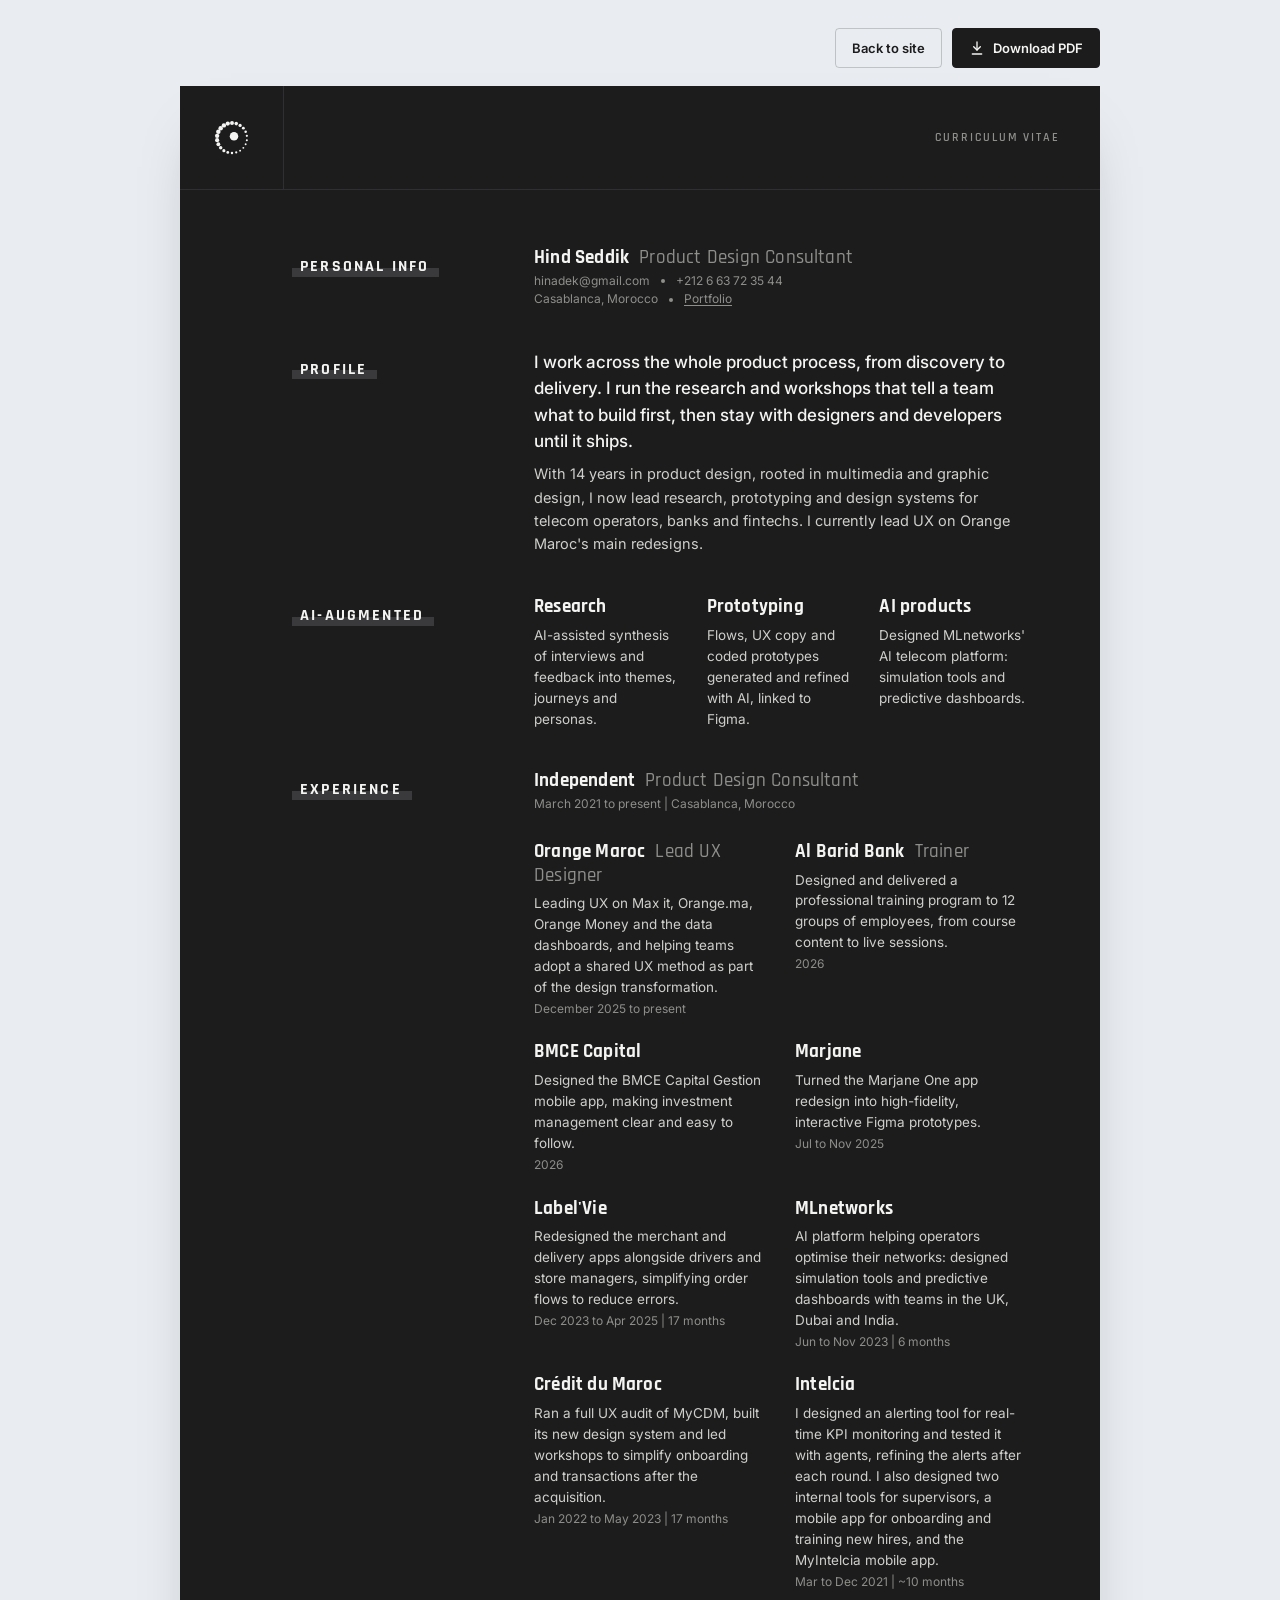
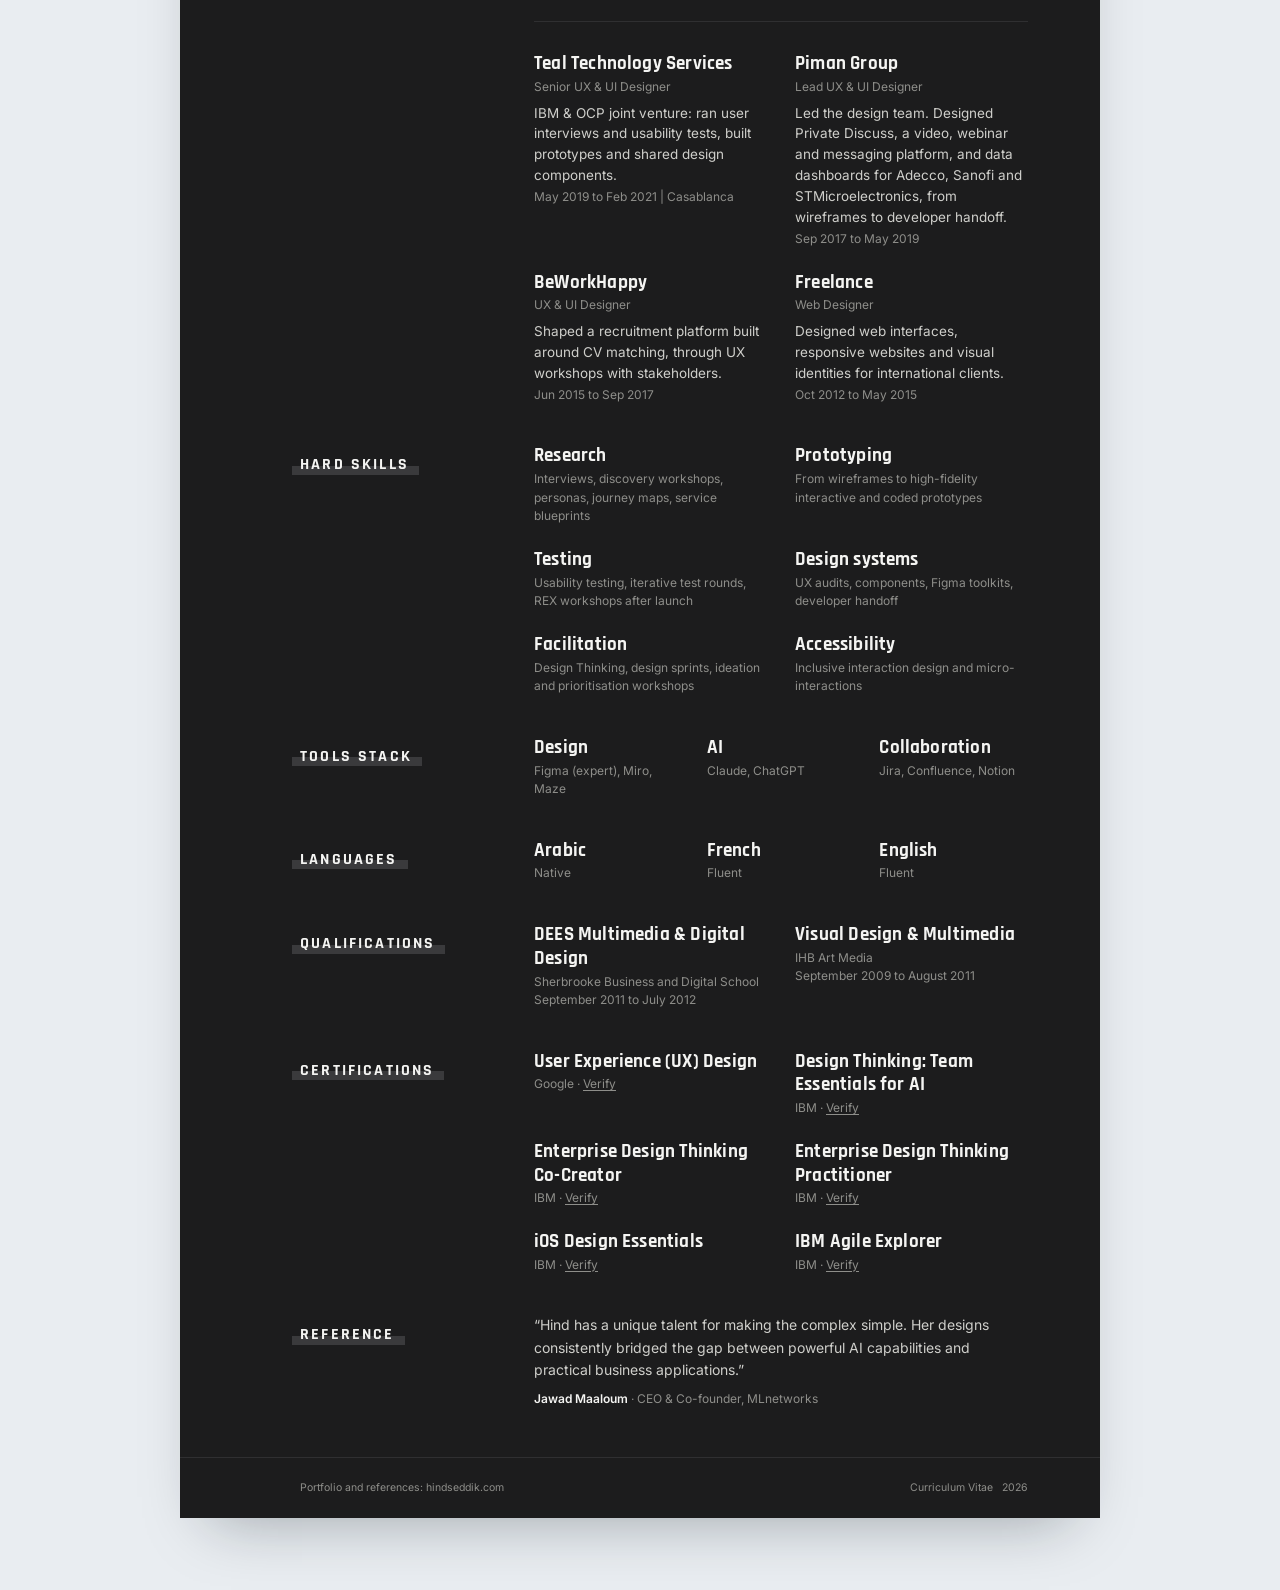
<file: print.html>
<!doctype html>
<html lang="en">
<head>
<meta charset="utf-8">
<meta name="viewport" content="width=device-width, initial-scale=1, viewport-fit=cover">
<title>Hind Seddik — Product Designer</title>
<link rel="icon" href="favicon.svg" type="image/svg+xml">
<meta name="description" content="Hind Seddik, Product Design Consultant in Casablanca. UX research, prototyping, design systems and AI-augmented design.">
<link rel="preconnect" href="https://fonts.googleapis.com">
<link rel="preconnect" href="https://fonts.gstatic.com" crossorigin>
<link rel="stylesheet" href="https://fonts.googleapis.com/css2?family=Inter:wght@400;500;600&family=Rajdhani:wght@500;600;700&display=swap">
<link rel="stylesheet" href="style.css">
</head>
<body>

<nav class="toolbar" aria-label="Actions">
  <a class="tb ghost" href="index.html">Back to site</a>
  <a class="tb" href="hind-seddik-cv.pdf" download="Hind-Seddik-CV.pdf">
    <svg viewBox="0 0 24 24" fill="none" stroke="currentColor" stroke-width="2" stroke-linecap="round" stroke-linejoin="round" aria-hidden="true"><path d="M12 3v12"/><path d="m7 10 5 5 5-5"/><path d="M5 21h14"/></svg>
    Download PDF
  </a>
</nav>

<article class="sheet">
  <header class="sheet-head">
    <div class="mono"><svg aria-hidden="true" focusable="false" xmlns="http://www.w3.org/2000/svg" viewBox="0 0 32 32" fill="currentColor"><circle cx="16.00" cy="4.00" r="1.58"/><circle cx="19.38" cy="4.49" r="1.44"/><circle cx="22.49" cy="5.90" r="1.30"/><circle cx="25.07" cy="8.14" r="1.15"/><circle cx="26.92" cy="11.02" r="1.01"/><circle cx="27.88" cy="14.29" r="0.89"/><circle cx="27.88" cy="17.71" r="0.81"/><circle cx="26.92" cy="20.98" r="0.76"/><circle cx="25.07" cy="23.86" r="0.75"/><circle cx="22.49" cy="26.10" r="0.79"/><circle cx="19.38" cy="27.51" r="0.86"/><circle cx="16.00" cy="28.00" r="0.97"/><circle cx="12.62" cy="27.51" r="1.11"/><circle cx="9.51" cy="26.10" r="1.25"/><circle cx="6.93" cy="23.86" r="1.40"/><circle cx="5.08" cy="20.98" r="1.54"/><circle cx="4.12" cy="17.71" r="1.66"/><circle cx="4.12" cy="14.29" r="1.74"/><circle cx="5.08" cy="11.02" r="1.79"/><circle cx="6.93" cy="8.14" r="1.80"/><circle cx="9.51" cy="5.90" r="1.76"/><circle cx="12.62" cy="4.49" r="1.69"/><circle cx="17.6" cy="14.6" r="3.4"/></svg></div>
    <div class="head-note">Curriculum Vitae</div>
  </header>

  <div class="sheet-body">

    <section class="row">
      <h2 class="label"><span>Personal info</span></h2>
      <div>
        <h1 class="name">Hind Seddik <em>Product Design Consultant</em></h1>
        <p class="meta">hinadek@gmail.com <i></i> +212 6 63 72 35 44<br>Casablanca, Morocco <i></i> <a href="https://hindseddik.com">Portfolio</a></p>
      </div>
    </section>

    <section class="row">
      <h2 class="label"><span>Profile</span></h2>
      <div>
        <p class="lead">I work across the whole product process, from discovery to delivery. I run the research and workshops that tell a team what to build first, then stay with designers and developers until it ships.</p>
        <p class="copy" style="margin-top:8px">With 14 years in product design, rooted in multimedia and graphic design, I now lead research, prototyping and design systems for telecom operators, banks and fintechs. I currently lead UX on Orange Maroc's main redesigns.</p>
      </div>
    </section>

    <section class="row">
      <h2 class="label"><span>AI-augmented</span></h2>
      <div class="trio">
        <div class="entry"><p class="name">Research</p><p class="copy">AI-assisted synthesis of interviews and feedback into themes, journeys and personas.</p></div>
        <div class="entry"><p class="name">Prototyping</p><p class="copy">Flows, UX copy and coded prototypes generated and refined with AI, linked to Figma.</p></div>
        <div class="entry"><p class="name">AI products</p><p class="copy">Designed MLnetworks' AI telecom platform: simulation tools and predictive dashboards.</p></div>
      </div>
    </section>

    <section class="row long">
      <h2 class="label"><span>Experience</span></h2>
      <div class="stack">
        <div>
          <p class="name">Independent <em>Product Design Consultant</em></p>
          <p class="meta">March 2021 to present | Casablanca, Morocco</p>
        </div>
        <div class="pair">
          <div class="entry"><p class="name">Orange Maroc <em>Lead UX Designer</em></p><p class="copy">Leading UX on Max it, Orange.ma, Orange Money and the data dashboards, and helping teams adopt a shared UX method as part of the design transformation.</p><p class="meta">December 2025 to present</p></div>
          <div class="entry"><p class="name">Al Barid Bank <em>Trainer</em></p><p class="copy">Designed and delivered a professional training program to 12 groups of employees, from course content to live sessions.</p><p class="meta">2026</p></div>
          <div class="entry"><p class="name">BMCE Capital</p><p class="copy">Designed the BMCE Capital Gestion mobile app, making investment management clear and easy to follow.</p><p class="meta">2026</p></div>
          <div class="entry"><p class="name">Marjane</p><p class="copy">Turned the Marjane One app redesign into high-fidelity, interactive Figma prototypes.</p><p class="meta">Jul to Nov 2025</p></div>
          <div class="entry"><p class="name">Label'Vie</p><p class="copy">Redesigned the merchant and delivery apps alongside drivers and store managers, simplifying order flows to reduce errors.</p><p class="meta">Dec 2023 to Apr 2025 | 17 months</p></div>
          <div class="entry"><p class="name">MLnetworks</p><p class="copy">AI platform helping operators optimise their networks: designed simulation tools and predictive dashboards with teams in the UK, Dubai and India.</p><p class="meta">Jun to Nov 2023 | 6 months</p></div>
          <div class="entry"><p class="name">Crédit du Maroc</p><p class="copy">Ran a full UX audit of MyCDM, built its new design system and led workshops to simplify onboarding and transactions after the acquisition.</p><p class="meta">Jan 2022 to May 2023 | 17 months</p></div>
          <div class="entry"><p class="name">Intelcia</p><p class="copy">I designed an alerting tool for real-time KPI monitoring and tested it with agents, refining the alerts after each round. I also designed two internal tools for supervisors, a mobile app for onboarding and training new hires, and the MyIntelcia mobile app.</p><p class="meta">Mar to Dec 2021 | ~10 months</p></div>
        </div>
        <hr class="sub-rule">
        <div class="pair">
        <div class="entry"><p class="name">Teal Technology Services</p><p class="meta">Senior UX &amp; UI Designer</p><p class="copy">IBM &amp; OCP joint venture: ran user interviews and usability tests, built prototypes and shared design components.</p><p class="meta">May 2019 to Feb 2021 | Casablanca</p></div>
        <div class="entry"><p class="name">Piman Group</p><p class="meta">Lead UX &amp; UI Designer</p><p class="copy">Led the design team. Designed Private Discuss, a video, webinar and messaging platform, and data dashboards for Adecco, Sanofi and STMicroelectronics, from wireframes to developer handoff.</p><p class="meta">Sep 2017 to May 2019</p></div>
        <div class="entry"><p class="name">BeWorkHappy</p><p class="meta">UX &amp; UI Designer</p><p class="copy">Shaped a recruitment platform built around CV matching, through UX workshops with stakeholders.</p><p class="meta">Jun 2015 to Sep 2017</p></div>
        <div class="entry"><p class="name">Freelance</p><p class="meta">Web Designer</p><p class="copy">Designed web interfaces, responsive websites and visual identities for international clients.</p><p class="meta">Oct 2012 to May 2015</p></div>
        </div>
      </div>
    </section>

    <section class="row page-break">
      <h2 class="label"><span>Hard skills</span></h2>
      <div class="pair">
        <div class="entry"><p class="name">Research</p><p class="meta">Interviews, discovery workshops, personas, journey maps, service blueprints</p></div>
        <div class="entry"><p class="name">Prototyping</p><p class="meta">From wireframes to high-fidelity interactive and coded prototypes</p></div>
        <div class="entry"><p class="name">Testing</p><p class="meta">Usability testing, iterative test rounds, REX workshops after launch</p></div>
        <div class="entry"><p class="name">Design systems</p><p class="meta">UX audits, components, Figma toolkits, developer handoff</p></div>
        <div class="entry"><p class="name">Facilitation</p><p class="meta">Design Thinking, design sprints, ideation and prioritisation workshops</p></div>
        <div class="entry"><p class="name">Accessibility</p><p class="meta">Inclusive interaction design and micro-interactions</p></div>
      </div>
    </section>

    <section class="row">
      <h2 class="label"><span>Tools stack</span></h2>
      <div class="trio">
        <div class="entry"><p class="name">Design</p><p class="meta">Figma (expert), Miro, Maze</p></div>
        <div class="entry"><p class="name">AI</p><p class="meta">Claude, ChatGPT</p></div>
        <div class="entry"><p class="name">Collaboration</p><p class="meta">Jira, Confluence, Notion</p></div>
      </div>
    </section>

    <section class="row">
      <h2 class="label"><span>Languages</span></h2>
      <div class="trio">
        <div class="entry"><p class="name">Arabic</p><p class="meta">Native</p></div>
        <div class="entry"><p class="name">French</p><p class="meta">Fluent</p></div>
        <div class="entry"><p class="name">English</p><p class="meta">Fluent</p></div>
      </div>
    </section>

    <section class="row">
      <h2 class="label"><span>Qualifications</span></h2>
      <div class="pair">
        <div class="entry"><p class="name">DEES Multimedia &amp; Digital Design</p><p class="meta">Sherbrooke Business and Digital School<br>September 2011 to July 2012</p></div>
        <div class="entry"><p class="name">Visual Design &amp; Multimedia</p><p class="meta">IHB Art Media<br>September 2009 to August 2011</p></div>
      </div>
    </section>

    <section class="row">
      <h2 class="label"><span>Certifications</span></h2>
      <div class="pair">
        <div class="entry"><p class="name">User Experience (UX) Design</p><p class="meta">Google · <a href="https://www.coursera.org/account/accomplishments/verify/8R8M5SHK99WC">Verify</a></p></div>
        <div class="entry"><p class="name">Design Thinking: Team Essentials for AI</p><p class="meta">IBM · <a href="https://www.credly.com/badges/6fde627b-8076-4bc5-b4ca-33e964568477">Verify</a></p></div>
        <div class="entry"><p class="name">Enterprise Design Thinking Co-Creator</p><p class="meta">IBM · <a href="https://www.credly.com/badges/170045b2-d939-402e-8411-0c62d6dfb262">Verify</a></p></div>
        <div class="entry"><p class="name">Enterprise Design Thinking Practitioner</p><p class="meta">IBM · <a href="https://www.credly.com/badges/1e1b8806-4d49-4ce1-8c15-aa1ef886baee">Verify</a></p></div>
        <div class="entry"><p class="name">iOS Design Essentials</p><p class="meta">IBM · <a href="https://www.credly.com/badges/819f8261-fd1a-4338-8460-80e30fb02f4e">Verify</a></p></div>
        <div class="entry"><p class="name">IBM Agile Explorer</p><p class="meta">IBM · <a href="https://www.credly.com/badges/7f218f3f-d9d2-4204-9c39-1f2d28433658">Verify</a></p></div>
      </div>
    </section>

    <section class="row">
      <h2 class="label"><span>Reference</span></h2>
      <blockquote>
        <p>“Hind has a unique talent for making the complex simple. Her designs consistently bridged the gap between powerful AI capabilities and practical business applications.”</p>
        <footer><b>Jawad Maaloum</b> · CEO &amp; Co-founder, MLnetworks</footer>
      </blockquote>
    </section>

  </div>

  <footer class="sheet-foot">
    <span>Portfolio and references: hindseddik.com</span>
    <span>Curriculum Vitae &nbsp; 2026</span>
  </footer>
</article>

</body>
</html>
</file>
<file: style.css>
/* Layout: one dark sheet on a pale desk; a label rail on the left, content on the right (CV-sheet convention). */
:root {
  --desk: #E9EDF1;
  --sheet: #1C1C1D;
  --rule: #2F2F31;
  --ink: #F4F4F2;
  --text: #CFCFCB;
  --muted: #8E8E8A;
  --mark: #3A3A3C;
  --accent: #8E8E8A;
  --f-label: "Rajdhani", "Barlow Semi Condensed", "Arial Narrow", sans-serif;
  --f-body: "Inter", system-ui, -apple-system, "Segoe UI", sans-serif;
  color-scheme: light;
}
@media (prefers-color-scheme: dark) {
  :root:not([data-theme="light"]) { --desk: #0E0E0F; color-scheme: dark; }
}
:root[data-theme="dark"] { --desk: #0E0E0F; color-scheme: dark; }

* { box-sizing: border-box; }
html { -webkit-text-size-adjust: 100%; }
body {
  margin: 0; background: var(--desk); color: var(--text);
  font: 400 14.5px/1.6 var(--f-body);
  padding-left: max(16px, env(safe-area-inset-left, 0px));
  padding-right: max(16px, env(safe-area-inset-right, 0px));
  padding-block: 28px 72px;
}
a { color: inherit; }
a:focus-visible, button:focus-visible { outline: 2px solid var(--accent); outline-offset: 3px; }

/* Toolbar above the sheet (screen only) */
.toolbar { max-width: 920px; margin: 0 auto 18px; display: flex; flex-wrap: wrap; gap: 10px; justify-content: flex-end; }
.tb {
  display: inline-flex; align-items: center; gap: 8px; text-decoration: none;
  font: 600 13px/1 var(--f-body); padding: 11px 16px; border-radius: 4px;
  background: var(--sheet); color: var(--ink); border: 1px solid var(--sheet);
}
.tb.ghost { background: transparent; color: #1C1C1D; border-color: #1C1C1D33; }
@media (prefers-color-scheme: dark) { :root:not([data-theme="light"]) .tb.ghost { color: var(--ink); border-color: #ffffff33; } }
:root[data-theme="dark"] .tb.ghost { color: var(--ink); border-color: #ffffff33; }
.tb svg { width: 16px; height: 16px; }

/* Sheet */
.sheet { max-width: 920px; margin: 0 auto; background: var(--sheet); color: var(--text); box-shadow: 0 30px 60px -30px rgba(10, 20, 30, .35); }
.sheet-head { display: grid; grid-template-columns: 104px 1fr; border-bottom: 1px solid var(--rule); min-height: 104px; }
.mono { display: grid; place-items: center; border-right: 1px solid var(--rule); }
.mono svg { width: 40px; height: 40px; color: var(--ink); }
.mono span { font: 700 26px/1 var(--f-label); color: var(--ink); letter-spacing: -.02em; border: 2px solid var(--ink); padding: 8px 6px 6px; }
.head-note { display: flex; align-items: center; justify-content: flex-end; padding: 0 40px; font: 600 12px/1 var(--f-label); letter-spacing: .16em; text-transform: uppercase; color: var(--muted); }

.sheet-body { padding: 56px 72px 48px 120px; display: grid; gap: 40px; }
.row { display: grid; grid-template-columns: 210px minmax(0, 1fr); gap: 24px; }
.label { margin: 0; }
.label span {
  display: inline-block; font: 700 15.5px/1 var(--f-label); letter-spacing: .14em; text-transform: uppercase; color: var(--ink);
  padding: 4px 10px 2px 8px; margin-left: -8px;
  background: linear-gradient(transparent 58%, var(--mark) 58%);
}

.name { font: 700 19px/1.25 var(--f-label); color: var(--ink); margin: 0; letter-spacing: .01em; }
.name em { font-style: normal; font-weight: 500; color: var(--muted); margin-left: 6px; }
.meta { font-size: 12px; line-height: 1.55; color: var(--muted); margin: 2px 0 0; }
.meta i { display: inline-block; width: 4px; height: 4px; border-radius: 50%; background: var(--accent); vertical-align: middle; margin: 0 8px; }
.meta a { text-decoration: underline; text-underline-offset: 2px; }
p { margin: 0; }
.copy { color: var(--text); max-width: 62ch; margin-top: 6px; }
.copy b { color: var(--ink); font-weight: 600; }
.lead { font: 500 17px/1.55 var(--f-body); color: var(--ink); max-width: 60ch; }

.stack { display: grid; gap: 26px; }
.pair { display: grid; grid-template-columns: repeat(2, minmax(0, 1fr)); gap: 22px 28px; }
.trio { display: grid; grid-template-columns: repeat(3, minmax(0, 1fr)); gap: 22px 24px; }
.entry { min-width: 0; }
.entry .copy { font-size: 13.5px; line-height: 1.55; }
.sub-rule { border: 0; border-top: 1px solid var(--rule); margin: 4px 0; }
.kicker { font: 600 12px/1 var(--f-label); letter-spacing: .16em; text-transform: uppercase; color: var(--accent); margin: 0 0 4px; }

.facts { display: flex; flex-wrap: wrap; gap: 6px 10px; margin-top: 10px; }
.fact { font-size: 12px; color: var(--ink); border: 1px solid var(--rule); padding: 4px 9px; border-radius: 3px; }
.fact b { color: var(--accent); font-weight: 600; }

blockquote { margin: 0; }
blockquote p { color: var(--text); font-size: 14px; }
blockquote footer { margin-top: 8px; font-size: 12px; color: var(--muted); }
blockquote footer b { color: var(--ink); font-weight: 600; }

.sheet-foot { border-top: 1px solid var(--rule); padding: 22px 72px 22px 120px; display: flex; flex-wrap: wrap; gap: 8px; justify-content: space-between; font-size: 10.5px; color: var(--muted); }

/* Responsive */
@media screen and (max-width: 860px) {
  .sheet-body { padding: 40px 32px; }
  .sheet-foot { padding: 20px 32px; }
  .row { grid-template-columns: minmax(0, 1fr); gap: 14px; }
}
@media screen and (max-width: 560px) {
  body { padding-block: 16px 40px; }
  .sheet-head { grid-template-columns: 72px 1fr; min-height: 72px; }
  .mono span { font-size: 20px; }
  .head-note { padding: 0 18px; letter-spacing: .1em; }
  .sheet-body { padding: 32px 20px; gap: 32px; }
  .sheet-foot { padding: 18px 20px; }
  .pair, .trio { grid-template-columns: minmax(0, 1fr); }
  .toolbar { justify-content: stretch; } .toolbar .tb { flex: 1; justify-content: center; }
}

/* Print / PDF: the sheet becomes the A4 page */
@page { size: A4; margin: 0; }
@media print {
  html, body { background: var(--sheet) !important; }
  body { padding: 0; font-size: 9pt; line-height: 1.45; -webkit-print-color-adjust: exact; print-color-adjust: exact; }
  .toolbar { display: none !important; }
  .sheet { max-width: none; box-shadow: none; }
  .sheet-head { min-height: 52px; grid-template-columns: 52px 1fr; }
  .mono span { font-size: 17px; padding: 6px 5px 4px; }
  .mono svg { width: 30px; height: 30px; }
  .head-note { padding: 0 14mm; font-size: 8pt; }
  .sheet-body { padding: 7mm 14mm 5mm 14mm; gap: 12px; }
  .row { grid-template-columns: 38mm minmax(0, 1fr); gap: 10px; break-inside: avoid; }
  .row.long { break-inside: auto; }
  .label span { font-size: 10.5pt; }
  .name { font-size: 11.5pt; }
  .meta { font-size: 7.8pt; }
  .copy, .entry .copy { font-size: 8.4pt; line-height: 1.45; margin-top: 3px; }
  .lead { font-size: 9.6pt; line-height: 1.4; }
  .stack { gap: 9px; } .pair { gap: 9px 18px; } .trio { gap: 8px 14px; }
  .entry { break-inside: avoid; }
  .fact { font-size: 7.4pt; padding: 2px 6px; }
  .kicker { font-size: 7.5pt; }
  .sheet-foot { padding: 4mm 14mm; font-size: 7pt; }
  .page-break { break-before: page; padding-top: 10mm; }
}
</file>
